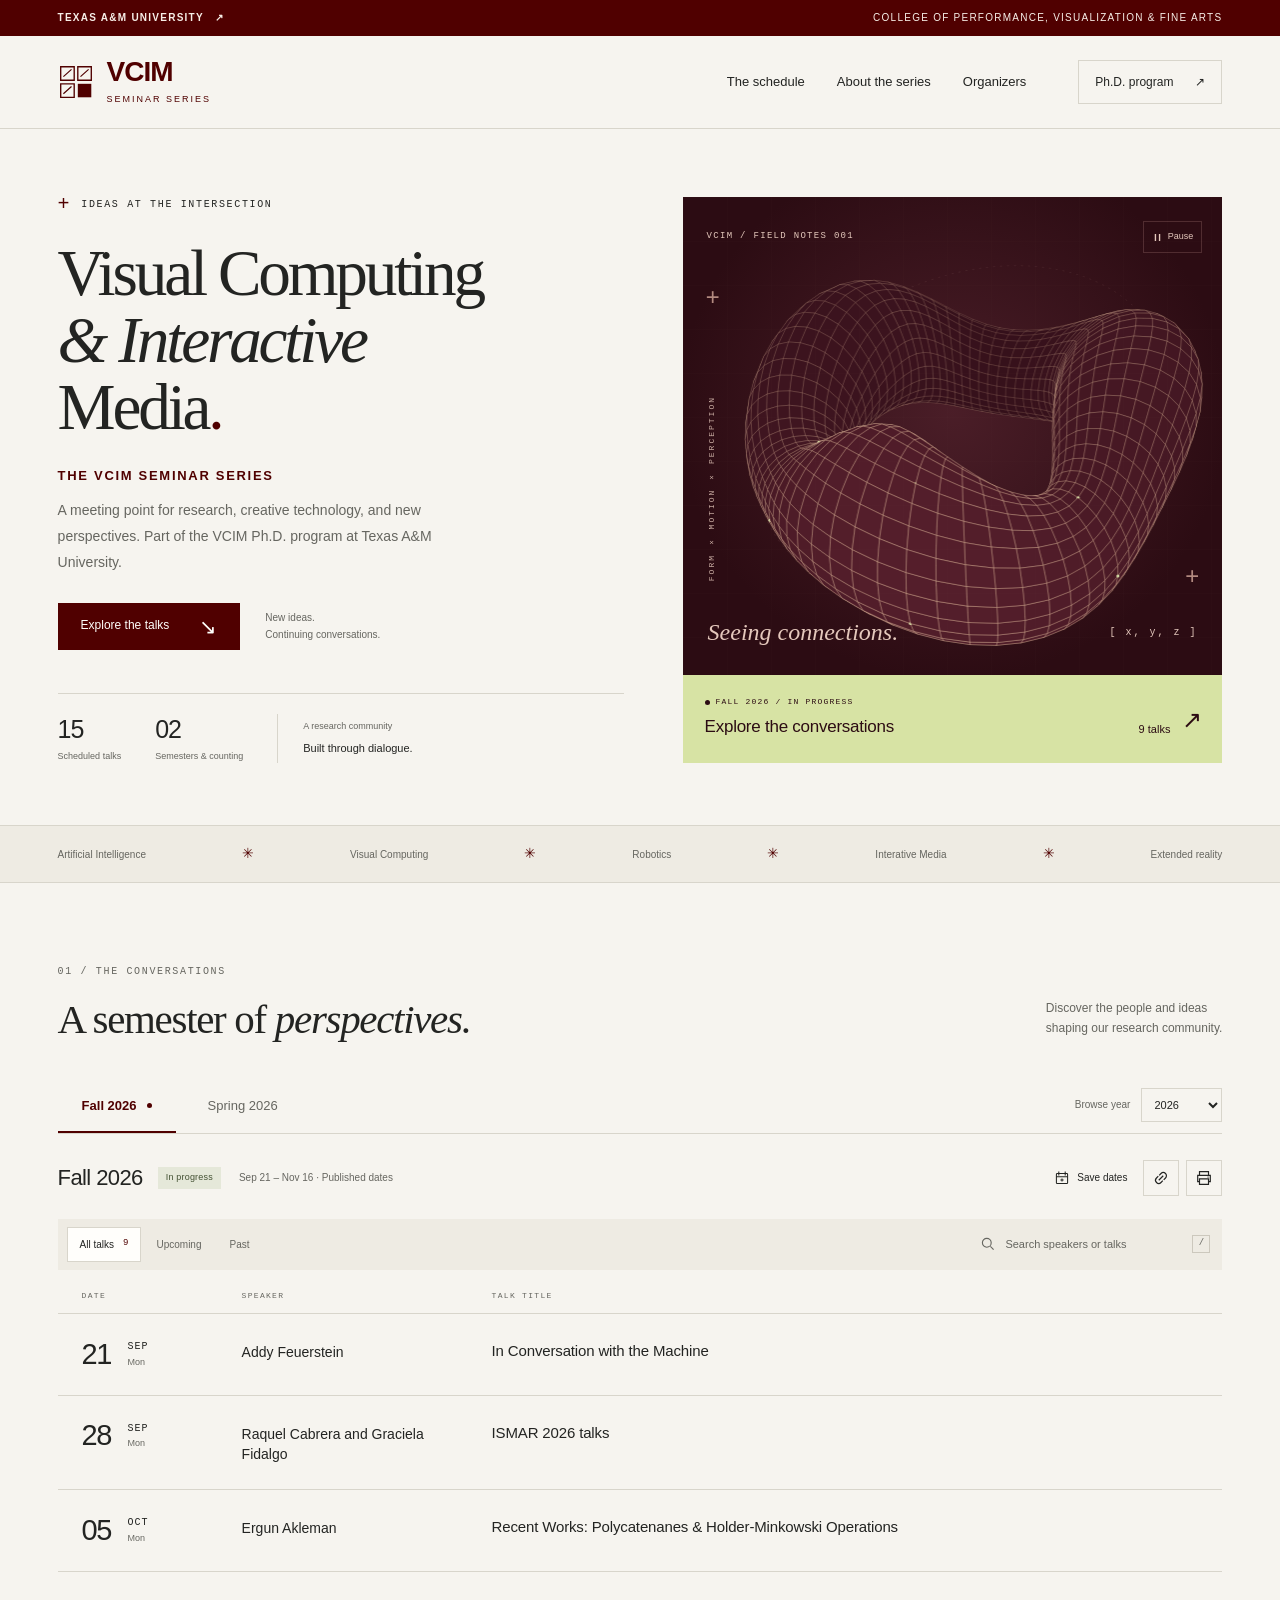
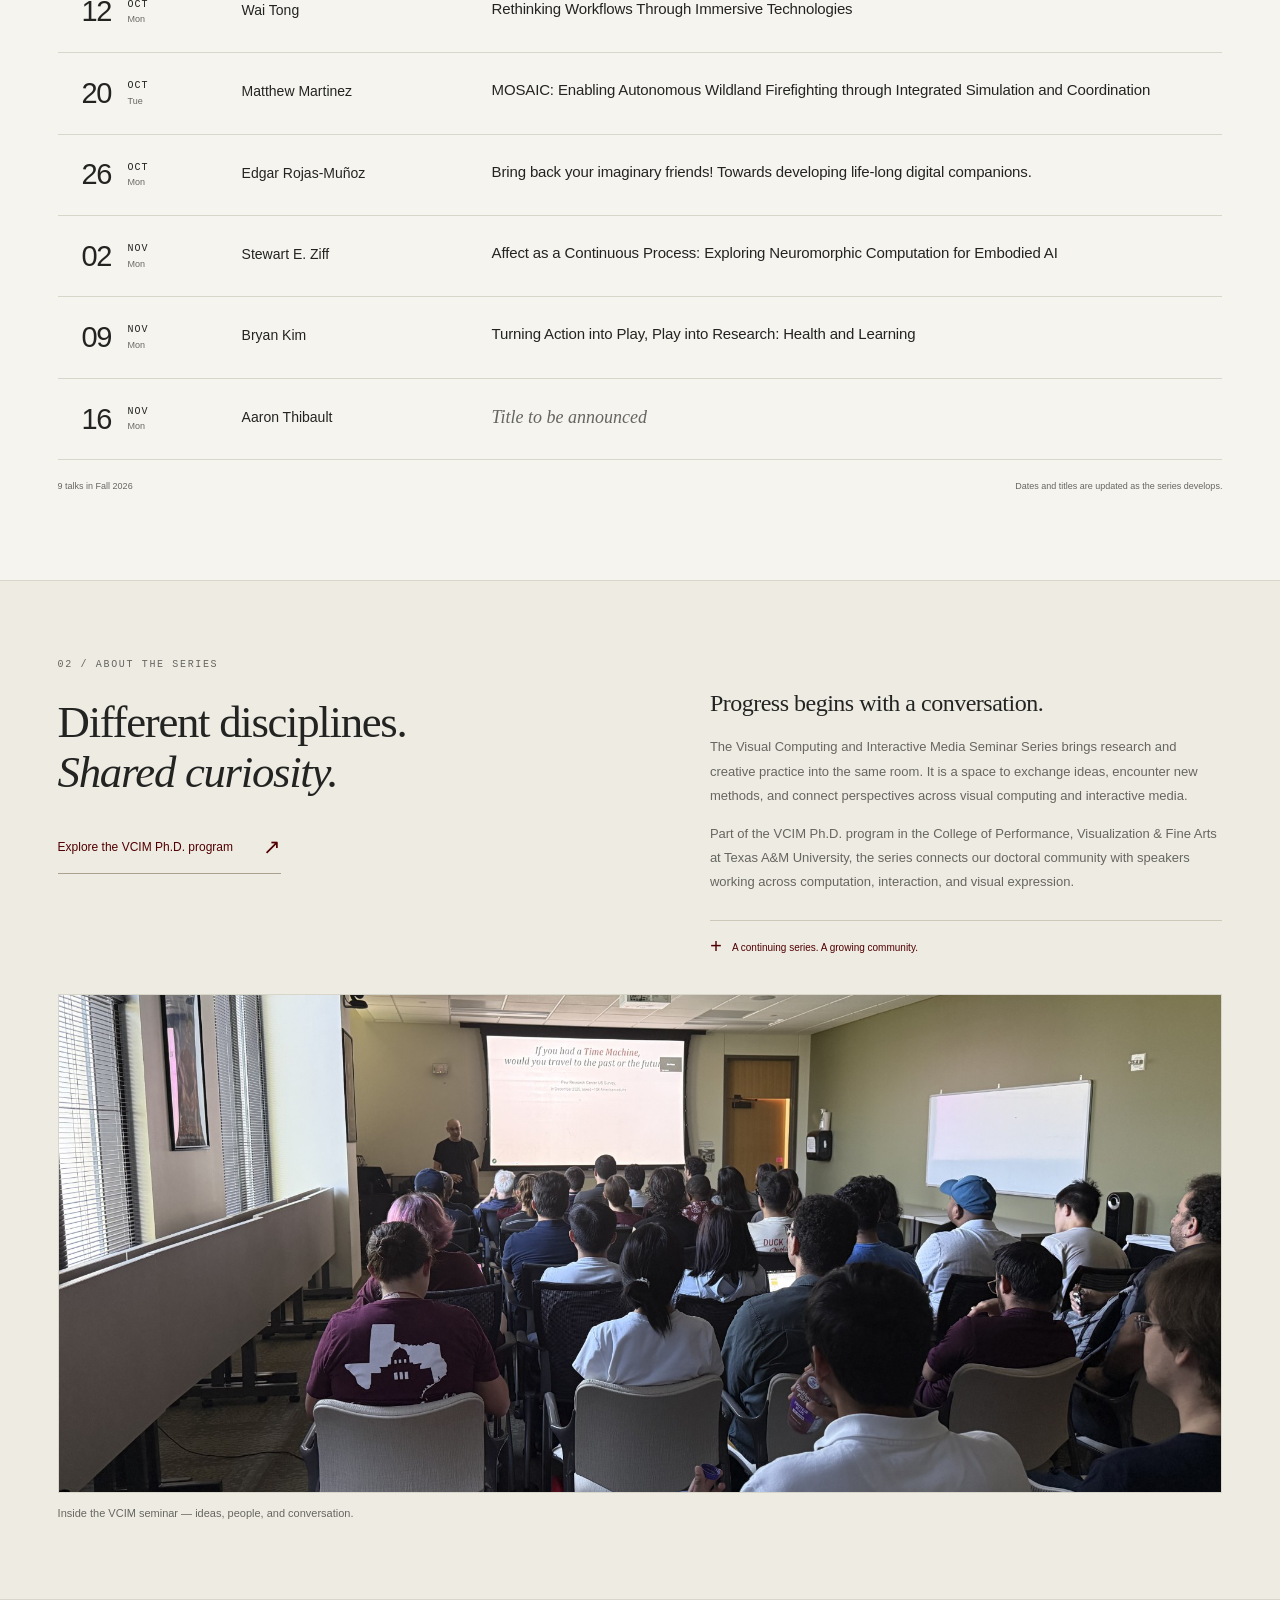
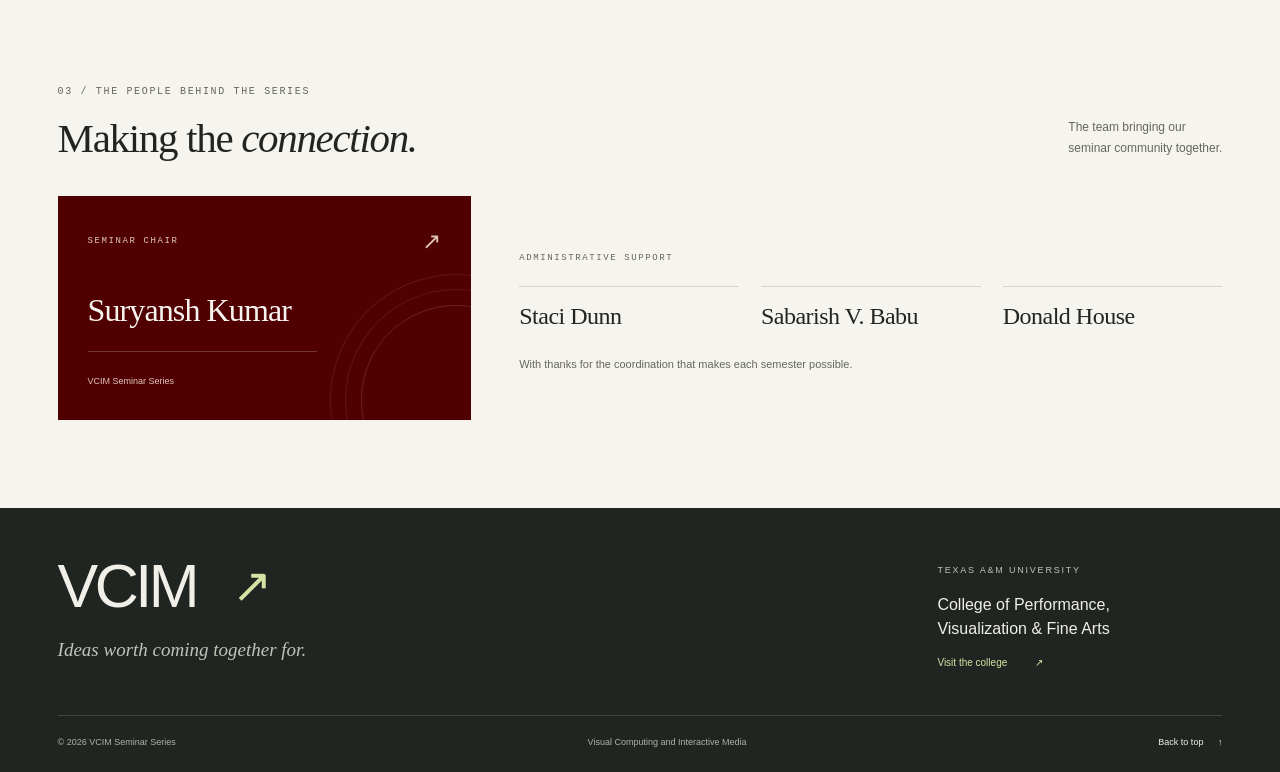
<file: index.html>
<!doctype html>
<html lang="en">
<head>
  <meta charset="utf-8">
  <meta name="viewport" content="width=device-width, initial-scale=1">
  <meta name="theme-color" content="#500000">
  <meta name="description" content="The Visual Computing and Interactive Media Seminar Series at Texas A&M University. Explore speakers and talk schedules, semester by semester.">
  <title>VCIM Seminar Series · Texas A&M University</title>
  <link rel="icon" href="assets/icons/favicon.svg" type="image/svg+xml">
  <link rel="stylesheet" href="styles/tokens.css">
  <link rel="stylesheet" href="styles/main.css">
  <script defer src="data/seminars.js"></script>
  <script defer src="scripts/core.js"></script>
  <script defer src="scripts/app.js"></script>
  <script defer src="scripts/visual.js"></script>
</head>
<body>
  <a class="skip-link" href="#schedule">Skip to seminar schedule</a>
  <div class="institution-bar">
    <div class="container institution-inner">
      <a href="https://www.tamu.edu/" target="_blank" rel="noopener noreferrer">Texas A&amp;M University <span aria-hidden="true">↗</span></a>
      <a data-college-link href="https://pvfa.tamu.edu/" target="_blank" rel="noopener noreferrer"><span class="college-long">College of Performance, Visualization &amp; Fine Arts</span><span class="college-short">PVFA</span></a>
    </div>
  </div>
  <header class="site-header">
    <div class="container header-inner">
      <a href="#top" class="wordmark" aria-label="VCIM Seminar Series home">
        <svg class="brand-symbol" viewBox="0 0 40 40" fill="none" aria-hidden="true"><path d="M3 3h15v15H3zM22 3h15v15H22zM3 22h15v15H3z" stroke="currentColor" stroke-width="1.5"/><path d="M22 22h15v15H22z" fill="currentColor"/><path d="m6 14 9-8M25 14l9-8M6 33l9-8" stroke="currentColor" stroke-width="1.3"/></svg>
        <span class="wordmark-name">VCIM<span class="wordmark-subtitle">Seminar series</span></span>
      </a>
      <nav class="desktop-nav" aria-label="Main navigation">
        <a href="#schedule">The schedule</a>
        <a href="#about">About the series</a>
        <a href="#organizers">Organizers</a>
      </nav>
      <a class="program-link" data-program-link href="https://pvfa.tamu.edu/academics/visualization-program/ph-d-in-visual-computing-and-interactive-media/" target="_blank" rel="noopener noreferrer">Ph.D. program <span aria-hidden="true">↗</span></a>
      <button class="menu-toggle icon-button" id="menu-toggle" type="button" aria-expanded="false" aria-controls="mobile-nav" aria-label="Open navigation"><svg viewBox="0 0 24 24" fill="none" stroke="currentColor" stroke-width="1.5" aria-hidden="true"><path d="M4 7h16M4 12h16M4 17h16"/></svg></button>
    </div>
    <nav class="mobile-nav container" id="mobile-nav" aria-label="Mobile navigation" hidden>
      <a href="#schedule">The schedule</a><a href="#about">About the series</a><a href="#organizers">Organizers</a>
      <a data-program-link href="https://pvfa.tamu.edu/academics/visualization-program/ph-d-in-visual-computing-and-interactive-media/" target="_blank" rel="noopener noreferrer">Explore the Ph.D. program ↗</a>
    </nav>
  </header>
  <main id="top">
    <section class="hero container" aria-labelledby="hero-title">
      <div class="hero-copy">
        <div class="eyebrow"><span class="tiny-cross" aria-hidden="true">+</span> Ideas at the intersection</div>
        <h1 id="hero-title">Visual Computing<br><span class="hero-amp">&amp; Interactive</span><br>Media<span class="title-period">.</span></h1>
        <p class="hero-subheading">The VCIM Seminar Series</p>
        <p class="hero-description">A meeting point for research, creative technology, and new perspectives. Part of the VCIM Ph.D. program at Texas A&amp;M University.</p>
        <div class="hero-actions"><a href="#schedule" class="button button-primary">Explore the talks <span aria-hidden="true">↘</span></a><span class="hero-note">New ideas.<br>Continuing conversations.</span></div>
        <div class="hero-meta"><div><span class="meta-number" id="total-talks">12</span><span class="meta-label">Scheduled talks</span></div><div><span class="meta-number" id="total-semesters">02</span><span class="meta-label">Semesters &amp; counting</span></div><div class="hero-meta-last"><span class="meta-label meta-label-top">A research community</span><span class="meta-small">Built through dialogue.</span></div></div>
      </div>
      <div class="hero-visual-wrap">
        <div class="hero-art" id="hero-art">
          <img class="field-fallback" src="assets/visuals/field-fallback.svg" alt="" aria-hidden="true">
          <canvas id="field-canvas" aria-hidden="true"></canvas>
          <div class="art-topline"><span>VCIM / FIELD NOTES 001</span><button type="button" id="motion-toggle" aria-label="Pause geometric animation" aria-pressed="false" title="Pause motion"><svg viewBox="0 0 16 16" aria-hidden="true"><path d="M5 3v10M11 3v10" fill="none" stroke="currentColor" stroke-width="2"/></svg><span id="motion-label">Pause</span></button></div>
          <span class="art-cross art-cross-a" aria-hidden="true">+</span><span class="art-cross art-cross-b" aria-hidden="true">+</span>
          <span class="art-side-label" aria-hidden="true">FORM × MOTION × PERCEPTION</span>
          <div class="art-bottomline"><span class="art-kicker">Seeing connections.</span><span class="art-index" aria-hidden="true">[ x, y, z ]</span></div>
        </div>
        <a class="next-strip" id="next-strip" href="#schedule"><span class="next-label"><span class="status-dot" aria-hidden="true"></span><span id="next-label">From the series</span></span><span class="next-speaker" id="next-speaker">Explore the semester schedule</span><span class="next-date" id="next-date"></span><span class="next-arrow" aria-hidden="true">↗</span></a>
      </div>
    </section>
    <div class="discipline-band" aria-label="Fields in conversation"><div class="container discipline-inner"><span>Artificial Intelligence</span><span aria-hidden="true">✳</span><span>Visual Computing</span><span aria-hidden="true">✳</span><span>Robotics</span><span aria-hidden="true">✳</span><span>Interative Media</span><span aria-hidden="true">✳</span><span>Extended reality</span></div></div>

    <section class="schedule-section container" id="schedule" aria-labelledby="schedule-heading">
      <div class="section-heading"><div><div class="eyebrow section-eyebrow">01 / The conversations</div><h2 id="schedule-heading">A semester of <em>perspectives.</em></h2></div><p class="section-intro">Discover the people and ideas<br>shaping our research community.</p></div>
      <noscript><p class="notice">Enable JavaScript to switch semesters and view the schedule. The site works locally and does not require an account.</p></noscript>
      <div id="schedule-error" class="notice error" role="alert" hidden></div>
      <div id="schedule-app">
        <div class="semester-bar"><div id="semester-tabs" class="semester-tabs" role="tablist" aria-label="Seminar semester"></div><label class="year-picker" for="year-select">Browse year <select id="year-select" aria-label="Browse seminar year"></select></label></div>
        <div id="semester-panel" role="tabpanel" tabindex="0">
          <div class="semester-summary"><div class="semester-summary-left"><h3 id="semester-title">Fall 2026</h3><span class="semester-status" id="semester-status">In progress</span><span class="semester-date-range" id="semester-range"></span></div><div class="schedule-actions"><button type="button" id="calendar-button" class="text-button" title="Download date-only calendar entries. Talk times are not included."><svg viewBox="0 0 20 20" fill="none" stroke="currentColor" stroke-width="1.3" aria-hidden="true"><rect x="3" y="4.5" width="14" height="12.5" rx="1"/><path d="M6 2v5M14 2v5M3 8.5h14M10 10.5v4M8 12.5h4"/></svg>Save dates</button><button type="button" id="share-button" class="icon-button" aria-label="Copy link to this semester" title="Copy semester link"><svg viewBox="0 0 20 20" fill="none" stroke="currentColor" stroke-width="1.3" aria-hidden="true"><path d="m8 7 2-2a3.5 3.5 0 0 1 5 5l-2 2M12 13l-2 2a3.5 3.5 0 0 1-5-5l2-2M7.5 12.5l5-5"/></svg></button><button type="button" id="print-button" class="icon-button" aria-label="Print the visible seminar schedule" title="Print schedule"><svg viewBox="0 0 20 20" fill="none" stroke="currentColor" stroke-width="1.3" aria-hidden="true"><path d="M5 7V3h10v4M5 14H3V7h14v7h-2M5 11h10v6H5zM14 9h1"/></svg></button></div></div>
          <div class="filter-bar"><div class="filter-group" role="group" aria-label="Filter talks by date"><button type="button" class="filter-button active" data-filter="all" aria-pressed="true">All talks <span id="filter-total">6</span></button><button type="button" class="filter-button" data-filter="upcoming" aria-pressed="false">Upcoming</button><button type="button" class="filter-button" data-filter="past" aria-pressed="false">Past</button></div><div class="search-box"><svg viewBox="0 0 20 20" fill="none" stroke="currentColor" stroke-width="1.4" aria-hidden="true"><circle cx="8.5" cy="8.5" r="5.5"/><path d="m13 13 4 4"/></svg><input type="search" id="talk-search" placeholder="Search speakers or talks" aria-label="Search speakers or talk titles in this semester" autocomplete="off"><kbd aria-hidden="true">/</kbd></div></div>
          <div class="talk-list" id="talk-list"></div>
          <div class="empty-state" id="empty-state" hidden><span class="empty-symbol" aria-hidden="true">↗</span><h4 id="empty-title">No talks found</h4><p id="empty-description">Try a different speaker or title, or reset the filters.</p><button type="button" id="reset-filters" class="button button-outline">Reset filters</button></div>
          <div class="schedule-footnote"><p id="result-count" role="status" aria-live="polite" aria-atomic="true"></p><p>Dates and titles are updated as the series develops.</p></div>
        </div>
      </div>
    </section>

    <section id="about" class="about-section" aria-labelledby="about-heading"><div class="container about-grid"><div><div class="eyebrow">02 / About the series</div><h2 id="about-heading">Different disciplines.<br><em>Shared curiosity.</em></h2><a class="inline-link" data-program-link href="https://pvfa.tamu.edu/academics/visualization-program/ph-d-in-visual-computing-and-interactive-media/" target="_blank" rel="noopener noreferrer">Explore the VCIM Ph.D. program <span aria-hidden="true">↗</span></a></div><div class="about-copy"><p class="about-lead">Progress begins with a conversation.</p><p>The Visual Computing and Interactive Media Seminar Series brings research and creative practice into the same room. It is a space to exchange ideas, encounter new methods, and connect perspectives across visual computing and interactive media.</p><p>Part of the VCIM Ph.D. program in the College of Performance, Visualization &amp; Fine Arts at Texas A&amp;M University, the series connects our doctoral community with speakers working across computation, interaction, and visual expression.</p><div class="about-signature"><span class="tiny-cross" aria-hidden="true">+</span><span>A continuing series. A growing community.</span></div></div></div>
      <!-- Seminar photograph: replace the image at this path to update it. -->
      <figure class="seminar-photo container">
        <img
          src="assets/visuals/vcim-seminar-session.jpeg"
          alt="Attendees listening to a speaker presenting at the front of a classroom during a VCIM seminar."
          width="1920"
          height="1440"
          loading="lazy"
          decoding="async">
        <figcaption>Inside the VCIM seminar — ideas, people, and conversation.</figcaption>
      </figure>
    </section>

    <section class="organizers-section container" id="organizers" aria-labelledby="organizers-heading"><div class="section-heading"><div><div class="eyebrow section-eyebrow">03 / The people behind the series</div><h2 id="organizers-heading">Making the <em>connection.</em></h2></div><p class="section-intro">The team bringing our<br>seminar community together.</p></div><div class="organizer-grid"><article class="organizer chair-card"><div class="organizer-top"><span class="organizer-role">Seminar chair</span><span aria-hidden="true">↗</span></div><h3 id="chair-name">Suryansh Kumar</h3><div class="organizer-card-line" aria-hidden="true"></div><span class="organizer-footer">VCIM Seminar Series</span></article><div class="support-team"><span class="support-heading">Administrative support</span><div id="support-names" class="support-names"><div>Staci Dunn</div><div>Sabarish V. Babu</div><div>Donald House</div></div><p>With thanks for the coordination that makes each semester possible.</p></div></div></section>
  </main>
  <footer class="site-footer"><div class="container"><div class="footer-main"><div><a href="#top" class="footer-wordmark">VCIM<span aria-hidden="true">↗</span></a><p>Ideas worth coming together for.</p></div><div class="footer-college"><span>Texas A&amp;M University</span><p>College of Performance,<br>Visualization &amp; Fine Arts</p><a data-college-link href="https://pvfa.tamu.edu/" target="_blank" rel="noopener noreferrer">Visit the college <span aria-hidden="true">↗</span></a></div></div><div class="footer-bottom"><span>© <span id="copyright-year">2026</span> VCIM Seminar Series</span><span>Visual Computing and Interactive Media</span><a href="#top">Back to top <span aria-hidden="true">↑</span></a></div></div></footer>
  <div id="toast" class="toast" role="status" aria-live="polite" aria-atomic="true"></div>
</body>
</html>
</file>
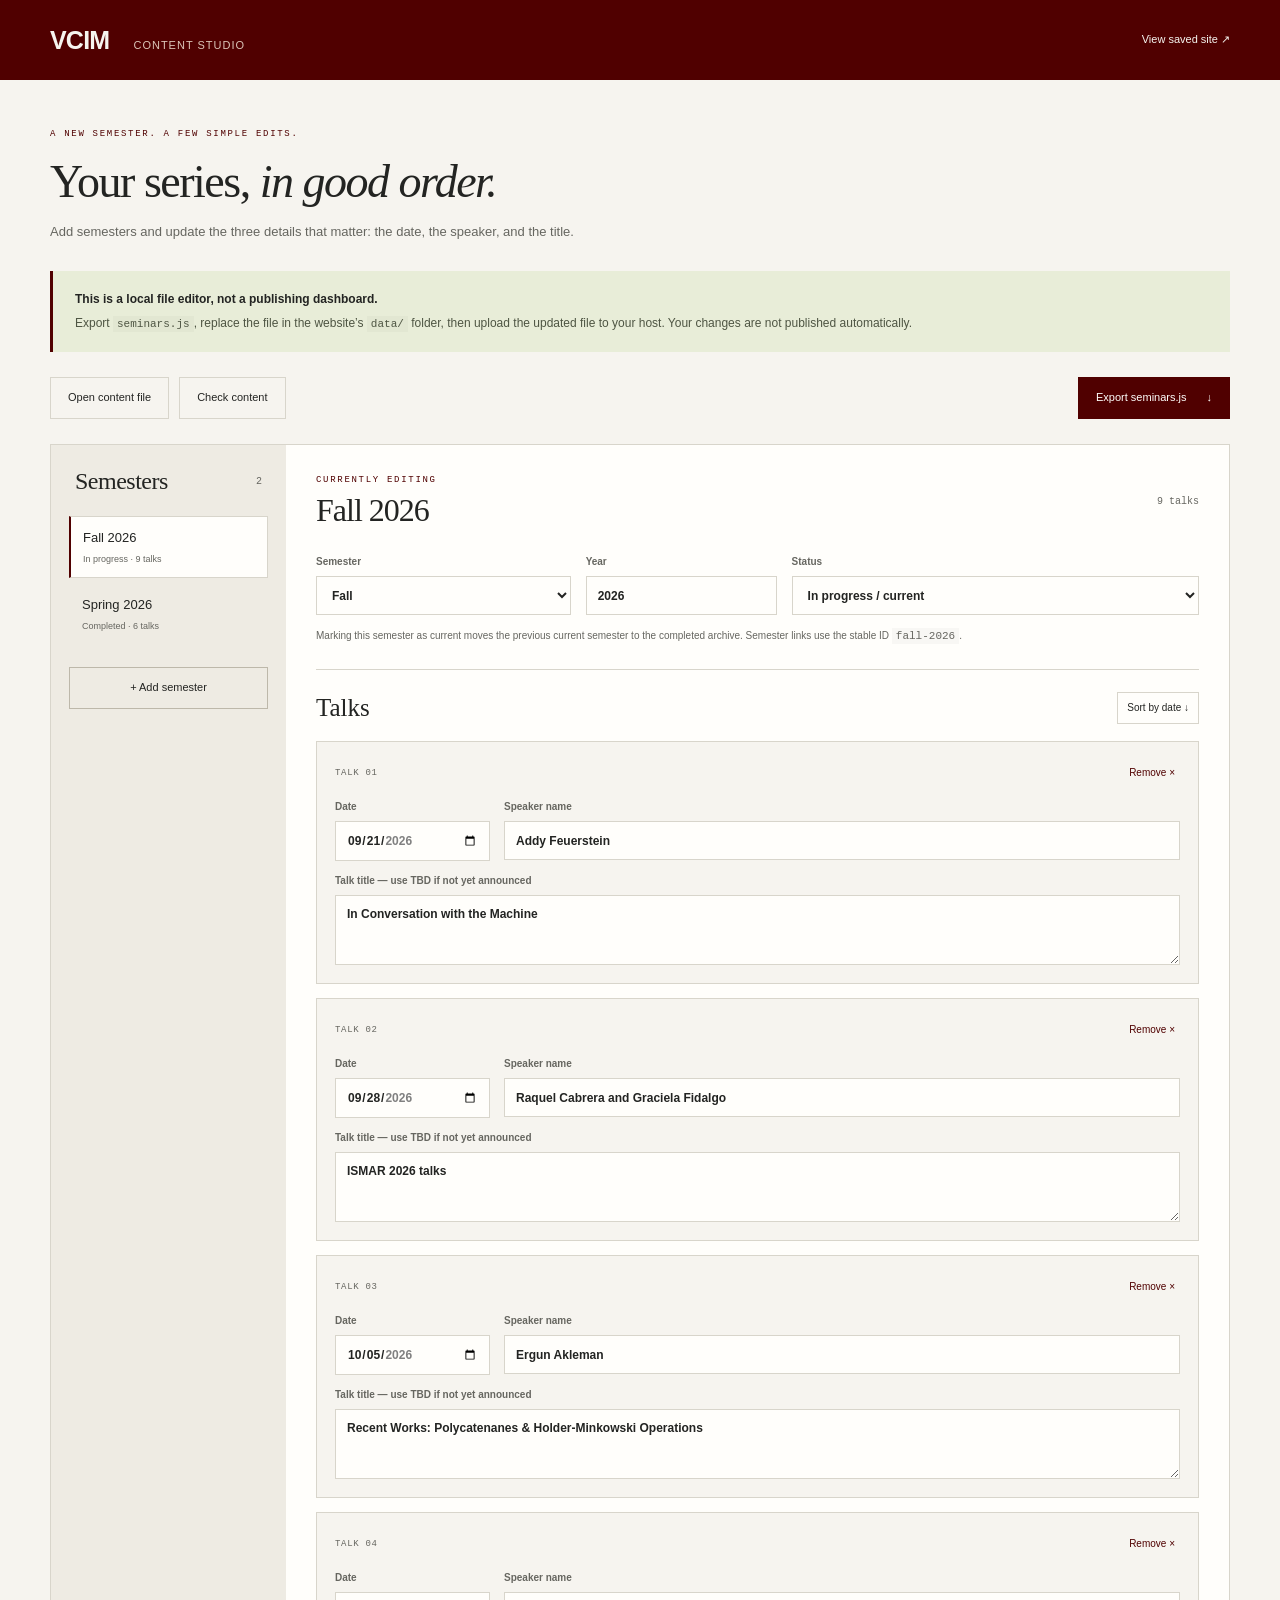
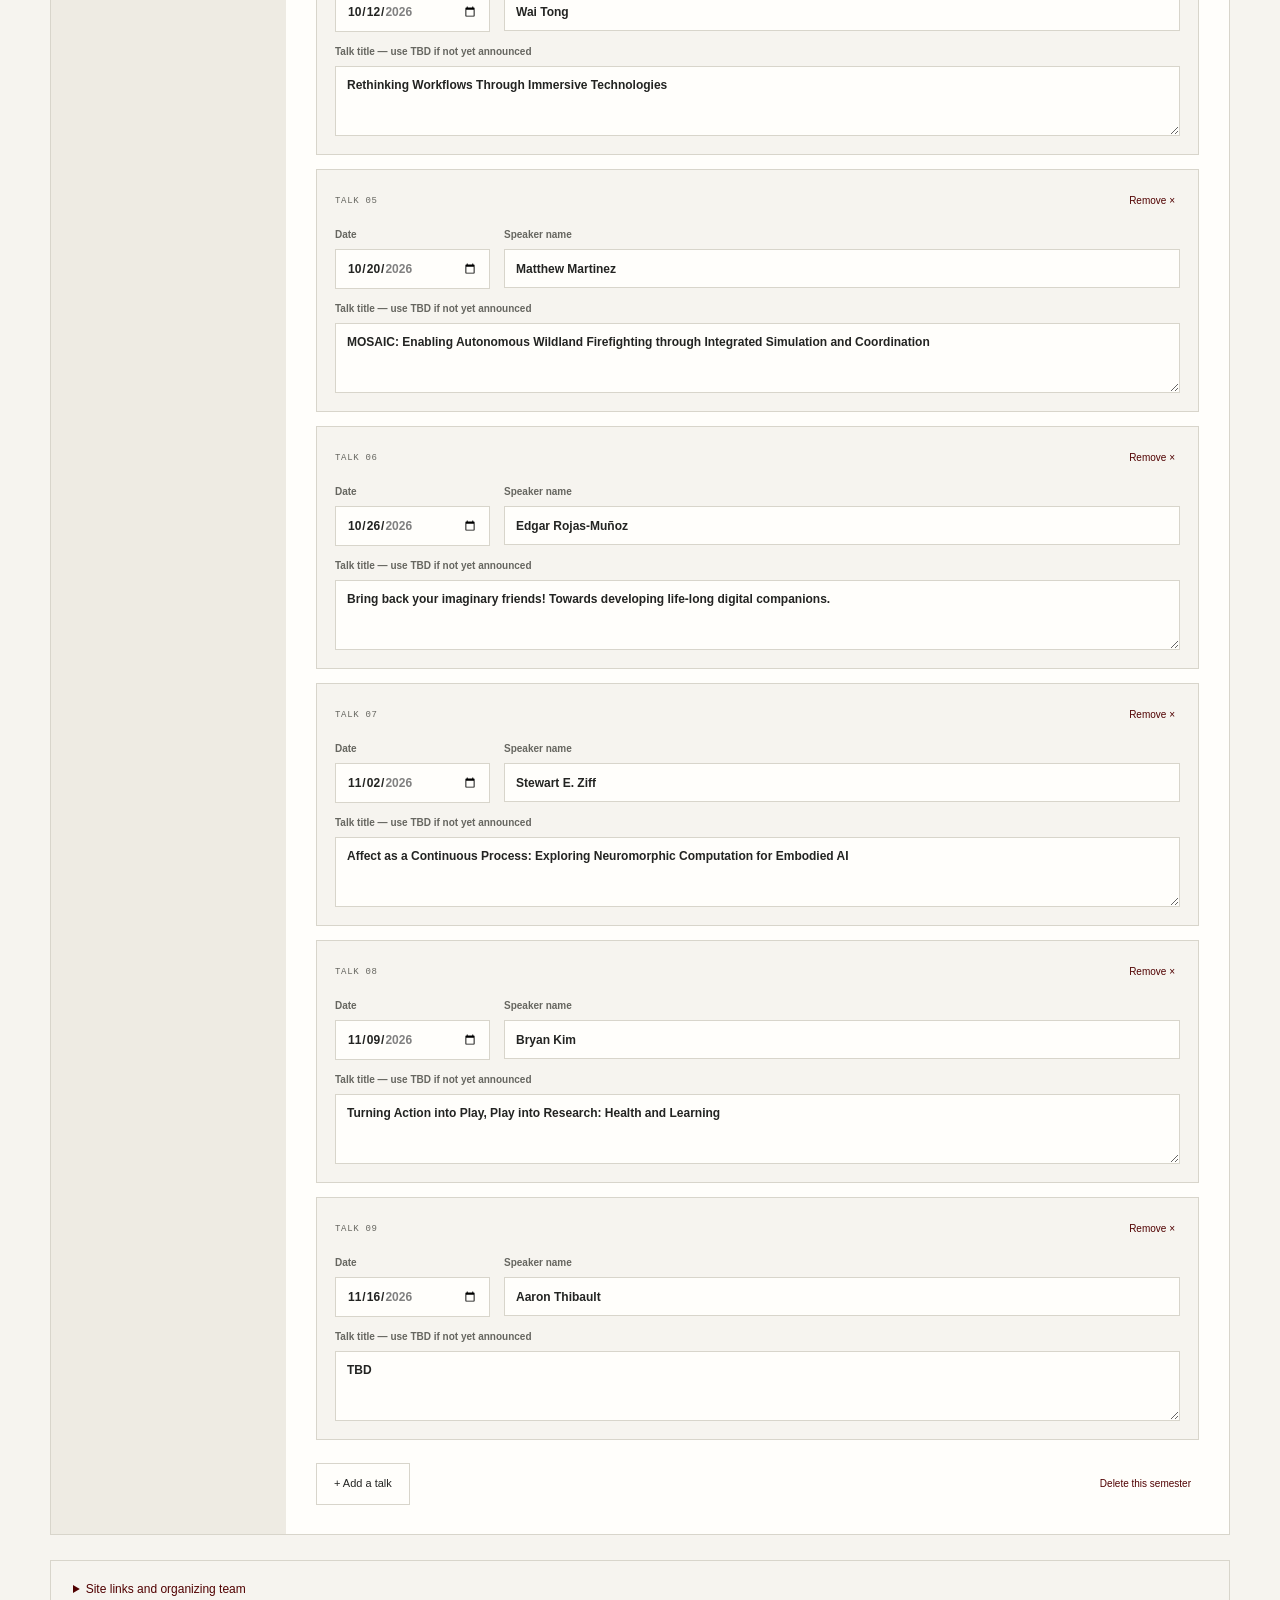
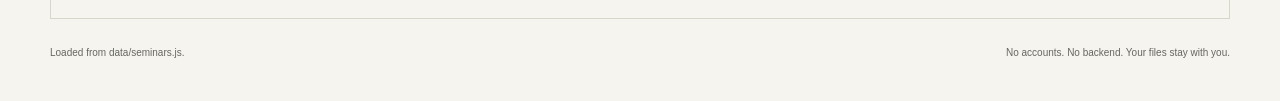
<file: tools/schedule-editor.html>
<!doctype html>
<html lang="en">
<head>
  <meta charset="utf-8">
  <meta name="viewport" content="width=device-width, initial-scale=1">
  <meta name="robots" content="noindex,nofollow">
  <meta name="theme-color" content="#500000">
  <title>Schedule editor · VCIM Seminar Series</title>
  <link rel="icon" href="../assets/icons/favicon.svg" type="image/svg+xml">
  <link rel="stylesheet" href="../styles/tokens.css">
  <link rel="stylesheet" href="../styles/editor.css">
  <script defer src="../data/seminars.js"></script>
  <script defer src="../scripts/core.js"></script>
  <script defer src="../scripts/editor.js"></script>
</head>
<body>
  <header class="editor-header"><div class="editor-container"><a href="../index.html" class="editor-brand">VCIM <span>Content studio</span></a><a href="../index.html" target="_blank" rel="noopener">View saved site ↗</a></div></header>
  <main class="editor-container">
    <section class="editor-intro"><p class="kicker">A new semester. A few simple edits.</p><h1>Your series, <em>in good order.</em></h1><p>Add semesters and update the three details that matter: the date, the speaker, and the title.</p></section>
    <div class="local-note"><strong>This is a local file editor, not a publishing dashboard.</strong><p>Export <code>seminars.js</code>, replace the file in the website’s <code>data/</code> folder, then upload the updated file to your host. Your changes are not published automatically.</p></div>
    <div id="draft-notice" class="draft-notice" hidden><p>A previous editing draft is saved in this browser.</p><div><button type="button" id="restore-draft" class="small-button">Restore draft</button><button type="button" id="discard-draft" class="small-button">Discard draft</button></div></div>
    <div class="editor-toolbar"><div><label for="import-file" class="button secondary file-button">Open content file<input id="import-file" type="file" accept=".js,.json,application/json,text/javascript"></label><button type="button" id="check-content" class="button secondary">Check content</button></div><button type="button" id="export-file" class="button primary">Export seminars.js <span aria-hidden="true">↓</span></button></div>
    <div id="editor-feedback" class="editor-feedback" role="status" aria-live="polite" hidden></div>
    <div id="validation-errors" class="validation-errors" role="alert" hidden></div>
    <div class="editor-workspace" id="editor-workspace">
      <aside class="semester-sidebar" aria-label="Semesters"><div class="sidebar-heading"><h2>Semesters</h2><span id="semester-number"></span></div><div id="editor-semesters" class="editor-semesters"></div><button type="button" id="show-new-semester" class="button secondary add-semester">+ Add semester</button></aside>
      <section class="semester-editor" aria-labelledby="editing-heading">
        <div class="editing-header"><div><p class="kicker">Currently editing</p><h2 id="editing-heading"></h2></div><span id="editing-count"></span></div>
        <div class="metadata-grid"><label for="edit-season">Semester<select id="edit-season"><option>Winter</option><option>Spring</option><option>Summer</option><option>Fall</option></select></label><label for="edit-year">Year<input id="edit-year" type="number" min="2000" max="2199" step="1"></label><label for="edit-status">Status<select id="edit-status"><option value="upcoming">Coming soon</option><option value="current">In progress / current</option><option value="completed">Completed / archive</option></select></label></div>
        <p class="field-note">Marking this semester as current moves the previous current semester to the completed archive. Semester links use the stable ID <code id="editing-id"></code>.</p>
        <div class="talks-heading"><h3>Talks</h3><button id="sort-talks" type="button" class="small-button">Sort by date ↓</button></div>
        <p id="no-talks" class="no-talks" hidden>No talks yet. The public site will show “Schedule to be announced” until you add one.</p>
        <div id="editor-talks"></div>
        <div class="editor-bottom-actions"><button type="button" id="add-talk" class="button secondary">+ Add a talk</button><button type="button" id="delete-semester" class="danger-link">Delete this semester</button></div>
      </section>
    </div>
    <details class="site-settings"><summary>Site links and organizing team</summary><div class="settings-grid"><label for="site-chair">Seminar chair<input id="site-chair" type="text"></label><label for="site-support">Administrative support <span>(one name per line)</span><textarea id="site-support" rows="3"></textarea></label><label for="site-program-url">Ph.D. program link<input id="site-program-url" type="url"></label><label for="site-college-url">College link<input id="site-college-url" type="url"></label><label for="site-timezone">Timezone for “upcoming” dates<input id="site-timezone" type="text" placeholder="America/Chicago"></label></div></details>
    <footer class="editor-footer"><span id="draft-status" role="status" aria-live="polite">Loaded from data/seminars.js.</span><span>No accounts. No backend. Your files stay with you.</span></footer>
  </main>
  <dialog id="new-semester-dialog" aria-labelledby="new-semester-heading"><form id="new-semester-form"><p class="kicker">Keep the conversation going</p><h2 id="new-semester-heading">Add a semester</h2><p>Its tab and year selector will appear automatically on the website after you export and replace the data file.</p><label for="new-season">Semester<select id="new-season" required><option>Spring</option><option>Summer</option><option>Fall</option><option>Winter</option></select></label><label for="new-year">Year<input id="new-year" type="number" min="2000" max="2199" step="1" required></label><label for="new-status">Status<select id="new-status"><option value="upcoming">Coming soon</option><option value="current">In progress / current</option><option value="completed">Completed / archive</option></select></label><p id="new-semester-error" class="dialog-error" role="alert" hidden></p><div class="dialog-actions"><button type="button" id="cancel-new-semester" class="button secondary">Cancel</button><button type="submit" class="button primary">Create semester</button></div></form></dialog>
</body>
</html>
</file>
<file: styles/tokens.css>
/* EDIT THE VISUAL IDENTITY HERE. No external font files or libraries are required. */
:root {
  --maroon: #500000;
  --maroon-light: #711d28;
  --maroon-dark: #2c0c13;
  --paper: #f6f4ef;
  --paper-dark: #eeebe3;
  --white: #fffefb;
  --ink: #232422;
  --muted: #666660;
  --line: #d8d5cb;
  --accent: #d7e3a4;
  --font-body: -apple-system, BlinkMacSystemFont, "Segoe UI", Arial, sans-serif;
  --font-display: "Iowan Old Style", "Palatino Linotype", "Book Antiqua", Palatino, Georgia, serif;
  --font-mono: "SFMono-Regular", Consolas, "Liberation Mono", monospace;
  --max-width: 1320px;
  --gutter: clamp(22px, 4.5vw, 76px);
  --header-height: 92px;
  --duration: 180ms;
}
</file>
<file: styles/main.css>
/* VCIM public website. Layout, components, responsive rules, then print styles. */
*,*::before,*::after{box-sizing:border-box}html{scroll-behavior:smooth;scroll-padding-top:120px}body{margin:0;background:var(--paper);color:var(--ink);font-family:var(--font-body);font-size:16px;line-height:1.55;-webkit-font-smoothing:antialiased}button,input,select,textarea{font:inherit}button,a,input,select{ -webkit-tap-highlight-color:transparent}button{cursor:pointer}a{color:inherit;text-decoration:none}button{color:inherit}button:disabled{opacity:.45;cursor:not-allowed}img,svg{display:block}button svg{pointer-events:none}h1,h2,h3,h4,p{margin:0}h1,h2,h3,h4{font-weight:400}button{border-radius:0}input[type=search]::-webkit-search-cancel-button{cursor:pointer}::selection{background:var(--accent);color:var(--maroon)}:focus-visible{outline:3px solid var(--maroon-light);outline-offset:5px}[hidden]{display:none!important}.container{width:min(calc(100% - var(--gutter)*2),var(--max-width));margin-inline:auto}.skip-link{position:fixed;top:-100px;left:20px;background:var(--accent);color:var(--maroon);padding:14px 22px;z-index:1000}.skip-link:focus{top:12px}.institution-bar{background:var(--maroon);color:#f7eee7;font-size:10px;text-transform:uppercase;letter-spacing:1.25px}.institution-inner{display:flex;align-items:center;justify-content:space-between;min-height:36px;gap:24px}.institution-inner a:hover{text-decoration:underline}.institution-inner a:first-child{font-weight:600}.institution-inner a:first-child span{margin-left:7px}.college-short{display:none}.site-header{position:sticky;top:0;z-index:20;background:rgba(246,244,239,.97);backdrop-filter:blur(12px);border-bottom:1px solid var(--line)}.header-inner{height:var(--header-height);display:flex;align-items:center;justify-content:space-between;gap:28px}.wordmark{display:flex;align-items:center;gap:13px;color:var(--maroon)}.brand-symbol{width:36px;height:36px}.wordmark-name{font-size:28px;line-height:1;font-weight:700;letter-spacing:-1px}.wordmark-subtitle{display:block;font-size:9px;letter-spacing:2px;text-transform:uppercase;line-height:1.4;margin-top:7px;font-weight:500}.desktop-nav{display:flex;gap:32px;font-size:13px;margin-left:auto;margin-right:24px}.desktop-nav a{position:relative;padding-block:12px}.desktop-nav a::after{content:"";height:1px;position:absolute;left:0;right:100%;bottom:4px;background:var(--maroon);transition:right var(--duration)}.desktop-nav a:hover::after{right:0}.program-link{font-size:12px;border:1px solid var(--line);padding:12px 16px;display:flex;align-items:center;gap:22px}.program-link:hover{background:var(--paper-dark);border-color:var(--maroon)}.menu-toggle{display:none!important}.mobile-nav{padding-bottom:24px}.mobile-nav a{display:block;padding:10px 0;border-top:1px solid var(--line);font-size:15px}.hero{display:grid;grid-template-columns:1.05fr 1fr;gap:5%;padding-block:66px 62px;align-items:center}.eyebrow{font-family:var(--font-mono);font-size:10px;letter-spacing:1.65px;text-transform:uppercase;display:flex;align-items:center;gap:10px;font-weight:400}.tiny-cross{font-family:var(--font-mono);font-size:20px;line-height:1;color:var(--maroon)}.hero-copy .eyebrow{margin-bottom:25px}.hero h1{font-family:var(--font-display);font-size:clamp(50px,5.1vw,78px);line-height:1.025;letter-spacing:-3.2px}.hero-amp{font-style:italic;font-weight:400}.title-period{color:var(--maroon)}.hero-subheading{font-size:13px;font-weight:600;margin-top:25px;letter-spacing:1.7px;text-transform:uppercase;color:var(--maroon)}.hero-description{font-size:14px;color:var(--muted);max-width:430px;line-height:1.85;margin-top:12px}.hero-actions{display:flex;align-items:center;gap:25px;margin-top:27px}.button{display:inline-flex;align-items:center;justify-content:center;gap:30px;min-height:47px;padding:12px 22px;border:1px solid transparent;font-size:12px;font-weight:500;line-height:1.3;transition:background var(--duration),transform var(--duration)}.button span[aria-hidden]{font-size:21px;line-height:1}.button-primary{background:var(--maroon);color:var(--white)}.button-primary:hover{background:var(--maroon-light);transform:translateY(-2px)}.button-outline{border-color:var(--maroon);background:transparent;color:var(--maroon)}.button-outline:hover{background:var(--paper-dark)}.hero-note{font-size:10px;line-height:1.7;color:var(--muted)}.hero-meta{display:flex;margin-top:43px;padding-top:20px;border-top:1px solid var(--line);gap:34px}.hero-meta>div{display:flex;flex-direction:column}.meta-number{font-size:25px;font-weight:400;letter-spacing:-1px;line-height:1.2}.meta-label{font-size:9px;color:var(--muted);margin-top:6px}.hero-meta-last{border-left:1px solid var(--line);padding-left:25px;justify-content:center}.meta-label-top{margin-top:0}.meta-small{font-size:11px;margin-top:6px}.hero-visual-wrap{align-self:stretch;display:flex;flex-direction:column;padding-top:2px;min-width:0}.hero-art{background:var(--maroon-dark);position:relative;min-height:460px;flex:1;overflow:hidden;isolation:isolate}.hero-art::before{content:"";position:absolute;inset:0;background:radial-gradient(ellipse at 50% 45%,#71344270,transparent 72%);z-index:-1}.hero-art::after{content:"";position:absolute;inset:0;pointer-events:none;opacity:.18;background-image:linear-gradient(#ad8f8518 1px,transparent 1px),linear-gradient(90deg,#ad8f8518 1px,transparent 1px);background-size:44px 44px;z-index:0}.field-fallback{position:absolute;inset:0;width:100%;height:100%;object-fit:contain;transition:opacity .4s}#field-canvas{position:absolute;inset:0;width:100%;height:100%;opacity:0;transition:opacity .4s}.canvas-ready #field-canvas{opacity:1}.canvas-ready .field-fallback{opacity:0}.art-topline{position:absolute;top:24px;left:24px;right:20px;display:flex;align-items:center;justify-content:space-between;color:#e4c8bc;font-family:var(--font-mono);font-size:9px;letter-spacing:1.3px;z-index:2}.art-topline button{background:none;border:1px solid #a176714f;color:#e4c8bc;display:flex;align-items:center;gap:5px;font-family:var(--font-body);font-size:9px;padding:6px 8px;min-height:32px}.art-topline button svg{width:11px;height:11px}.art-topline button:hover{background:#ffffff10}.hero-art :focus-visible{outline-color:var(--accent)}.art-cross{position:absolute;color:#b38a80;font:24px var(--font-mono);font-weight:300;z-index:1}.art-cross-a{left:23px;top:88px}.art-cross-b{right:23px;bottom:84px}.art-side-label{position:absolute;left:23px;bottom:94px;writing-mode:vertical-rl;transform:rotate(180deg);font-family:var(--font-mono);font-size:8px;letter-spacing:2px;color:#cbaea4}.art-bottomline{position:absolute;bottom:24px;left:25px;right:25px;display:flex;align-items:center;justify-content:space-between;color:#e4c8bc;z-index:2}.art-kicker{font-family:var(--font-display);font-size:24px;font-style:italic}.art-index{font-family:var(--font-mono);font-size:10px;letter-spacing:2px}.next-strip{background:var(--accent);display:grid;grid-template-columns:1fr auto 18px;gap:3px 12px;padding:18px 22px;color:var(--maroon-dark);min-height:88px;position:relative}.next-strip:hover .next-arrow{transform:translate(2px,-2px)}.next-label{grid-column:1/3;font-family:var(--font-mono);font-size:8px;text-transform:uppercase;letter-spacing:1.2px;display:flex;align-items:center;gap:6px}.status-dot{display:inline-block;width:5px;height:5px;background:currentColor;border-radius:50%;flex:none}.next-speaker{font-size:17px;letter-spacing:-.25px}.next-date{font-size:11px;align-self:center;white-space:nowrap}.next-arrow{grid-column:3;grid-row:1/3;font-size:24px;align-self:center;transition:transform var(--duration)}.discipline-band{border-top:1px solid var(--line);border-bottom:1px solid var(--line);background:var(--paper-dark)}.discipline-inner{display:flex;justify-content:space-between;align-items:center;padding-block:17px;gap:15px;color:var(--muted);font-size:10px}.discipline-inner span[aria-hidden]{color:var(--maroon);font-size:14px}.schedule-section{padding-block:81px 86px}.section-heading{display:flex;align-items:flex-end;justify-content:space-between;gap:35px;margin-bottom:35px}.section-eyebrow{margin-bottom:17px;color:var(--muted)}h2{font-family:var(--font-display);font-size:clamp(32px,3.2vw,46px);letter-spacing:-1.3px;line-height:1.1}h2 em{font-weight:400}.section-intro{font-size:12px;color:var(--muted);line-height:1.7;padding-bottom:3px}.semester-bar{display:flex;align-items:center;justify-content:space-between;gap:25px;border-bottom:1px solid var(--line)}.semester-tabs{display:flex;gap:8px;overflow-x:auto;scrollbar-width:thin;max-width:75%;padding-top:5px}.semester-tab{border:0;border-bottom:2px solid transparent;background:none;padding:14px 24px 15px;font-size:13px;white-space:nowrap;display:flex;align-items:center;gap:10px;color:var(--muted)}.semester-tab[aria-selected=true]{color:var(--maroon);border-bottom-color:var(--maroon);font-weight:600}.semester-tab:hover{background:var(--paper-dark)}.tab-status-dot{width:5px;height:5px;background:var(--maroon);border-radius:50%}.year-picker{display:flex;gap:11px;align-items:center;font-size:10px;color:var(--muted);white-space:nowrap}.year-picker select{padding:6px 26px 6px 8px;background-color:transparent;color:var(--ink);border:1px solid var(--line);border-radius:0;font-size:11px;min-height:34px}#semester-panel:focus{outline:none}#semester-panel:focus-visible{outline:2px solid var(--maroon);outline-offset:5px}.semester-summary{display:flex;justify-content:space-between;align-items:center;gap:20px;padding-block:25px 22px}.semester-summary-left{display:flex;align-items:center;gap:15px;flex-wrap:wrap}.semester-summary h3{font-size:22px;letter-spacing:-.6px}.semester-status{font-size:9px;background:#e5e8d9;color:#435133;padding:4px 8px;letter-spacing:.2px}.semester-status[data-status=completed]{background:#e8e5de;color:#55574e}.semester-status[data-status=upcoming]{background:#efe4df;color:var(--maroon)}.semester-date-range{font-size:10px;color:var(--muted);margin-left:3px}.schedule-actions{display:flex;gap:7px;align-items:center;flex-shrink:0}.text-button{background:transparent;border:0;font-size:10px;display:inline-flex;gap:7px;align-items:center;min-height:38px;padding:6px 9px}.text-button:hover{background:var(--paper-dark)}.text-button svg{width:16px;height:16px}.icon-button{width:36px;height:36px;display:inline-flex;align-items:center;justify-content:center;border:1px solid var(--line);background:transparent}.icon-button svg{width:18px;height:18px}.icon-button:hover{background:var(--paper-dark);border-color:var(--muted)}.filter-bar{display:flex;justify-content:space-between;gap:20px;align-items:center;background:var(--paper-dark);padding:8px 12px 8px 9px;margin-bottom:5px}.filter-group{display:flex;gap:2px}.filter-button{padding:8px 12px;border:1px solid transparent;background:transparent;font-size:10px;display:flex;align-items:center;gap:9px;min-height:35px;color:var(--muted)}.filter-button.active{background:var(--white);border-color:var(--line);color:var(--ink)}.filter-button:hover{color:var(--maroon)}.filter-button span{font-family:var(--font-mono);font-size:9px;color:var(--maroon)}.search-box{display:flex;align-items:center;gap:9px;min-width:230px;max-width:50%}.search-box>svg{width:16px;height:16px;color:var(--muted);flex:none}.search-box input{background:transparent;border:0;min-width:0;width:100%;color:var(--ink);font-size:11px;padding:7px 0;min-height:34px;outline-offset:3px}.search-box input::placeholder{color:var(--muted);opacity:1}.search-box kbd{font-size:9px;border:1px solid #ccc8bd;min-width:18px;height:18px;display:inline-flex;align-items:center;justify-content:center;color:var(--muted)}.talk-header{display:grid;grid-template-columns:135px 225px 1fr;gap:25px;padding:15px 24px 11px;font-family:var(--font-mono);font-size:8px;color:var(--muted);text-transform:uppercase;letter-spacing:1.3px;border-bottom:1px solid var(--line)}.talk-row{display:grid;grid-template-columns:135px 225px 1fr;align-items:start;gap:25px;padding:25px 24px;border-bottom:1px solid var(--line);position:relative;transition:background var(--duration)}.talk-row:hover{background:#ffffff75}.talk-row.next-talk{background:var(--white);border:1px solid #acb887;margin-top:-1px}.talk-row.next-talk::before{position:absolute;left:-1px;top:-1px;bottom:-1px;width:3px;background:var(--maroon);content:""}.talk-date{display:flex;gap:12px;align-items:center;min-width:0}.date-day{font-size:29px;line-height:1;letter-spacing:-1.4px;font-weight:400;min-width:34px}.date-detail{display:flex;flex-direction:column;gap:1px}.date-month{font-family:var(--font-mono);font-size:10px;text-transform:uppercase;letter-spacing:1px}.date-weekday{font-size:9px;color:var(--muted)}.talk-speaker{font-size:14px;line-height:1.45;font-weight:500;padding-top:3px}.talk-title{font-size:15px;line-height:1.55;font-weight:400;letter-spacing:-.15px;overflow-wrap:anywhere}.talk-title.title-tba{font-family:var(--font-display);font-style:italic;color:var(--muted);font-size:18px;letter-spacing:0}.next-tag{display:inline-flex;font-family:var(--font-mono);font-size:7px;letter-spacing:.7px;text-transform:uppercase;color:var(--maroon);margin-top:7px;align-items:center;gap:5px}.schedule-footnote{display:flex;justify-content:space-between;gap:20px;margin-top:20px;font-size:9px;color:var(--muted)}.notice{padding:18px;background:var(--paper-dark);font-size:14px;margin:20px 0}.notice.error{border-left:3px solid var(--maroon)}.empty-state{padding:55px 20px;text-align:center;border-bottom:1px solid var(--line)}.empty-symbol{font-size:36px;color:var(--maroon);font-family:var(--font-display)}.empty-state h4{font-family:var(--font-display);font-size:29px;line-height:1.2;margin-block:8px 12px}.empty-state p{font-size:13px;color:var(--muted);margin-bottom:20px}.empty-state .button{font-size:11px;min-height:40px}.about-section{background:var(--paper-dark);padding-block:76px;border-block:1px solid var(--line)}.about-grid{display:grid;grid-template-columns:1fr 1fr;gap:12%}.about-grid .eyebrow{margin-bottom:24px;color:var(--muted)}.about-grid h2{font-size:clamp(34px,3.5vw,49px);line-height:1.13}.inline-link{display:inline-flex;align-items:center;justify-content:space-between;gap:30px;color:var(--maroon);font-size:12px;border-bottom:1px solid #aaa28f;padding-bottom:9px;margin-top:33px}.inline-link:hover{border-color:var(--maroon)}.inline-link span{font-size:21px}.about-copy{padding-top:31px}.about-lead{font-family:var(--font-display);font-size:24px;letter-spacing:-.5px;line-height:1.3;margin-bottom:16px}.about-copy>p:not(.about-lead){font-size:13px;line-height:1.85;color:var(--muted);margin-bottom:14px}.about-signature{border-top:1px solid #cdc8ba;margin-top:26px;padding-top:17px;display:flex;align-items:center;gap:10px;font-size:10px;color:var(--maroon)}.organizers-section{padding-block:84px 88px}.organizer-grid{display:grid;grid-template-columns:1fr 1.7fr;gap:48px}.organizer{background:var(--maroon);color:var(--paper);padding:28px 30px;position:relative;overflow:hidden}.organizer::after{content:"";width:190px;height:190px;position:absolute;right:-80px;bottom:-75px;border:1px solid #a9786840;border-radius:50%;box-shadow:0 0 0 15px #500000,0 0 0 16px #a9786830,0 0 0 30px #500000,0 0 0 31px #a9786830}.organizer-top{display:flex;justify-content:space-between;align-items:center}.organizer-top>span[aria-hidden]{font-size:23px;color:#ddc3b4}.organizer-role{font-family:var(--font-mono);font-size:9px;letter-spacing:1.6px;text-transform:uppercase;color:#e2c7be}.organizer h3{font-family:var(--font-display);font-size:32px;letter-spacing:-.9px;line-height:1.2;margin-top:31px;position:relative;z-index:1}.organizer-card-line{height:1px;background:#ffffff35;margin-block:22px 15px;max-width:65%}.organizer-footer{font-size:9px;color:#e2c7be;position:relative;z-index:1}.support-team{padding:9px 0 0;display:flex;flex-direction:column;justify-content:center}.support-heading{font-family:var(--font-mono);font-size:9px;text-transform:uppercase;letter-spacing:1.6px;color:var(--muted);margin-bottom:20px}.support-names{display:grid;grid-template-columns:repeat(3,1fr);gap:22px}.support-names>div{padding-top:14px;border-top:1px solid var(--line);font-family:var(--font-display);font-size:24px;letter-spacing:-.5px;line-height:1.25}.support-team p{font-size:11px;color:var(--muted);margin-top:25px;max-width:370px}.site-footer{background:#212522;color:#f0efe8;padding-block:48px 22px}.footer-main{display:flex;justify-content:space-between;gap:35px}.footer-wordmark{font-size:61px;font-weight:500;letter-spacing:-3.5px;display:inline-flex;align-items:center;gap:36px;line-height:1}.footer-wordmark span{font-size:48px;color:var(--accent);font-weight:300}.footer-main>div>p{font-family:var(--font-display);font-size:19px;color:#c0c4b8;font-style:italic;margin-top:18px}.footer-college{min-width:285px}.footer-college>span{text-transform:uppercase;font-size:9px;letter-spacing:1.8px;color:#c0c4b8}.footer-main .footer-college>p{font-family:var(--font-body);font-size:16px;line-height:1.5;font-style:normal;color:#f0efe8;margin-top:12px}.footer-college a{font-size:10px;color:var(--accent);display:inline-flex;gap:28px;margin-top:14px}.footer-college a:hover{text-decoration:underline}.footer-bottom{border-top:1px solid #ffffff25;padding-top:20px;margin-top:42px;display:flex;justify-content:space-between;gap:20px;color:#aeb4a8;font-size:9px}.footer-bottom a{color:#f0efe8}.footer-bottom a span{padding-left:12px}.toast{position:fixed;bottom:24px;left:50%;transform:translate(-50%,20px);opacity:0;pointer-events:none;z-index:90;padding:14px 21px;background:var(--ink);color:var(--white);font-size:12px;max-width:calc(100% - 36px);width:max-content;box-shadow:0 5px 30px #0002;transition:opacity .2s,transform .2s}.toast.show{opacity:1;transform:translate(-50%,0)}
@media(min-width:1600px){.hero{gap:75px;padding-block:80px 76px}.hero h1{font-size:80px}.hero-art{min-height:540px}}
@media(max-width:1150px){.desktop-nav{gap:20px;margin-right:0}.header-inner{gap:20px}.hero{gap:4%;padding-block:46px}.hero h1{font-size:clamp(45px,5.8vw,66px);letter-spacing:-2.8px}.hero-description{font-size:13px}.hero-meta{gap:22px}.hero-meta-last{padding-left:15px}.hero-art{min-height:440px}.semester-summary-left{gap:12px}.semester-date-range{width:100%;margin:0}.talk-header,.talk-row{grid-template-columns:115px 180px 1fr;gap:20px}.organizer-grid{gap:35px}.support-names{gap:15px}.support-names>div{font-size:22px}}
@media(max-width:900px){:root{--header-height:78px;--gutter:32px}.desktop-nav{display:none}.program-link{margin-left:auto}.menu-toggle{display:inline-flex!important}.hero{grid-template-columns:1fr 1fr;gap:26px}.hero h1{font-size:48px;letter-spacing:-2px}.hero-description{font-size:12px}.hero-meta{gap:20px;margin-top:30px}.hero-meta-last{display:none!important}.hero-art{min-height:440px}.art-topline{left:16px;right:12px;font-size:8px}.art-topline button{font-size:8px}.art-kicker{font-size:21px}.hero-note{display:none}.next-strip{padding:16px;gap:5px 8px}.next-speaker{font-size:15px}.next-date{font-size:9px}.discipline-inner{font-size:9px;gap:10px}.section-intro{font-size:11px}.talk-header,.talk-row{grid-template-columns:95px 160px 1fr;gap:18px;padding-inline:14px}.talk-title{font-size:14px}.talk-speaker{font-size:13px}.semester-range{display:none}.about-grid{gap:8%}.about-grid h2{font-size:35px}.organizer-grid{grid-template-columns:1fr 1.3fr}.support-names{grid-template-columns:1fr;gap:0}.support-names>div{font-family:var(--font-body);font-size:16px;padding:11px 0;line-height:1.2}.support-heading{margin-bottom:12px}.support-team p{margin-top:14px}.chair-card{display:flex;flex-direction:column;justify-content:center}.organizer-top{margin-bottom:auto}.organizer-card-line{margin-top:auto}.organizer h3{margin-block:20px 30px}}
@media(max-width:680px){:root{--header-height:72px;--gutter:22px}html{scroll-padding-top:94px}.institution-inner{min-height:31px;font-size:8px;letter-spacing:1px}.college-long{display:none}.college-short{display:inline}.brand-symbol{width:30px;height:30px}.wordmark{gap:10px}.wordmark-name{font-size:25px}.wordmark-subtitle{font-size:8px;letter-spacing:1.6px}.program-link{display:none}.header-inner{gap:15px}.menu-toggle{margin-left:auto}.hero{grid-template-columns:1fr;gap:29px;padding-block:37px 36px}.hero-copy .eyebrow{font-size:9px;margin-bottom:22px;letter-spacing:1.3px}.hero h1{font-size:clamp(45px,10.8vw,69px);letter-spacing:-2.7px;line-height:1.015}.hero-subheading{font-size:10px;margin-top:22px;letter-spacing:1.4px}.hero-description{font-size:13px;max-width:450px;line-height:1.8;margin-top:11px}.hero-actions{margin-top:22px;gap:22px}.hero-note{display:block;font-size:9px}.button{min-height:44px;padding:11px 17px;font-size:11px;gap:28px}.hero-meta{margin-top:29px;padding-top:18px;gap:33px}.meta-number{font-size:24px}.meta-label{font-size:9px}.hero-meta-last{display:flex!important;padding-left:22px}.meta-small{font-size:10px}.hero-visual-wrap{padding:0}.hero-art{height:340px;min-height:0;flex:none}.art-topline{top:20px;left:20px;right:18px;font-size:8px}.art-topline button{font-size:9px}.art-bottomline{bottom:22px;left:20px;right:20px}.art-kicker{font-size:23px}.art-side-label{left:18px;bottom:78px;font-size:7px}.art-cross-a{top:66px;left:18px}.art-cross-b{bottom:66px;right:18px}.next-strip{padding:15px 20px;min-height:81px}.next-label{font-size:8px}.next-speaker{font-size:16px}.next-date{font-size:10px}.discipline-inner{flex-wrap:wrap;justify-content:center;padding-block:14px;column-gap:13px;row-gap:8px;font-size:9px;line-height:1.5}.discipline-inner span[aria-hidden]{font-size:11px}.discipline-inner span:nth-child(6){display:none}.section-heading{display:block;margin-bottom:26px}.section-eyebrow{font-size:9px;letter-spacing:1.25px;margin-bottom:15px}h2{font-size:35px;line-height:1.08;letter-spacing:-1px}.section-intro{margin-top:16px;font-size:12px}.section-intro br{display:none}.schedule-section{padding-block:49px 47px}.semester-bar{align-items:flex-start;gap:10px}.semester-tabs{gap:0;max-width:76%;padding-top:0}.semester-tab{font-size:12px;padding:13px 14px 14px;gap:7px}.year-picker{font-size:0;gap:0;padding-top:4px}.year-picker select{font-size:10px;padding-left:6px;padding-right:15px;max-width:77px;border:0}.semester-summary{align-items:flex-start;padding-block:20px 17px;gap:10px}.semester-summary-left{gap:9px}.semester-summary h3{font-size:20px}.semester-status{font-size:8px;padding:3px 6px}.semester-date-range{font-size:9px;line-height:1.5}.schedule-actions{gap:3px}.schedule-actions .text-button{font-size:0;gap:0;padding:8px;border:1px solid var(--line);width:32px;height:32px;min-height:32px;justify-content:center}.schedule-actions .icon-button{width:32px;height:32px}.schedule-actions svg{width:15px;height:15px}.filter-bar{flex-direction:column;align-items:stretch;gap:8px;padding:8px}.filter-group{justify-content:flex-start}.filter-button{font-size:10px;padding:7px 12px;min-height:32px}.search-box{border-top:1px solid var(--line);max-width:none;min-width:0;padding:3px 7px 0;gap:9px}.search-box input{font-size:11px;padding:8px 0}.search-box kbd{display:none}.talk-header{display:none}.talk-row{grid-template-columns:65px 1fr;gap:5px 13px;padding:22px 11px 22px 6px;min-height:100px}.talk-date{grid-column:1;grid-row:1/3;display:flex;flex-direction:column;align-items:flex-start;gap:5px;padding:2px 0 0 7px}.date-day{font-size:30px}.date-month{font-size:9px}.date-detail{gap:2px}.date-weekday{font-size:8px}.talk-speaker{grid-column:2;font-size:13px;padding:0;line-height:1.4}.talk-title{grid-column:2;font-size:13px;line-height:1.6;letter-spacing:0}.talk-title.title-tba{font-size:17px}.next-tag{font-size:6px;letter-spacing:.2px;gap:3px;white-space:nowrap;margin-top:3px}.next-tag .status-dot{width:3px;height:3px}.schedule-footnote{font-size:8px;align-items:flex-start;margin-top:16px;gap:15px}.schedule-footnote p:last-child{max-width:170px;text-align:right}.about-section{padding-block:45px}.about-grid{grid-template-columns:1fr;gap:32px}.about-grid .eyebrow{margin-bottom:20px;font-size:9px;letter-spacing:1.3px}.about-grid h2{font-size:36px}.inline-link{margin-top:25px;font-size:11px;gap:25px}.about-copy{padding:0}.about-lead{font-size:23px}.about-copy>p:not(.about-lead){font-size:12px}.about-signature{font-size:9px;margin-top:24px}.organizers-section{padding-block:49px 47px}.organizer-grid{grid-template-columns:1fr;gap:30px}.organizer{padding:24px}.organizer h3{font-size:32px;margin-block:22px 4px}.organizer-card-line{margin-block:19px 12px}.organizer-top{margin:0}.organizer-role{font-size:8px}.organizer-footer{font-size:9px}.support-team{padding:0}.support-heading{font-size:8px}.support-names>div{font-family:var(--font-display);font-size:23px;padding-block:14px}.support-team p{font-size:11px}.site-footer{padding-block:36px 20px}.footer-main{flex-direction:column;gap:32px}.footer-wordmark{font-size:52px;gap:28px}.footer-wordmark span{font-size:40px}.footer-main>div>p{font-size:17px;margin-top:14px}.footer-college{min-width:0}.footer-college>span{font-size:8px}.footer-main .footer-college>p{font-size:14px;margin-top:9px}.footer-college a{font-size:10px}.footer-bottom{font-size:8px;gap:15px;flex-wrap:wrap;margin-top:28px;padding-top:17px}.footer-bottom>span:nth-child(2){display:none}.footer-bottom a{margin-left:auto}.toast{font-size:11px;padding:12px 16px;bottom:16px}}
@media(max-width:365px){.hero-meta-last{display:none!important}.hero h1{font-size:43px}.next-strip{padding-inline:15px}.next-speaker{font-size:14px}.next-date{font-size:9px}.semester-tab{padding-inline:10px}.semester-summary h3{font-size:18px}.semester-status{font-size:7px}.schedule-actions .icon-button,.schedule-actions .text-button{width:29px;height:30px;min-height:30px}.talk-row{grid-template-columns:60px 1fr;gap:5px 10px}}
@media(prefers-reduced-motion:reduce){html{scroll-behavior:auto}*,*::before,*::after{transition:none!important;animation:none!important}.button-primary:hover{transform:none}}
@media print{@page{margin:16mm}html,body{background:white;color:black;font-size:11pt}.container{width:100%;max-width:none}body>*:not(main),main>*:not(.schedule-section),.section-intro,.semester-bar,.schedule-actions,.filter-bar,.schedule-footnote p:last-child,.toast,.skip-link{display:none!important}.schedule-section{padding:0}.section-heading{margin-bottom:15px}h2{font-size:26pt}.section-eyebrow{font-size:8pt}.semester-summary{padding:10px 0 16px}.semester-summary h3{font-size:18pt}.semester-date-range{font-size:9pt}.talk-header,.talk-row{display:grid;grid-template-columns:90px 140px 1fr;gap:15px;padding:14px 5px;border-color:#bbb}.talk-row{break-inside:avoid;page-break-inside:avoid}.talk-date{display:flex;flex-direction:row;grid-column:auto;grid-row:auto;gap:8px;padding:0}.talk-speaker,.talk-title{grid-column:auto;font-size:10pt}.talk-row.next-talk{border:0;border-bottom:1px solid #bbb;background:none}.talk-row.next-talk::before{display:none}.next-tag{display:none}.date-day{font-size:22pt}.date-month,.date-weekday{font-size:8pt}.schedule-footnote{font-size:8pt}a::after{content:none!important}#semester-panel{outline:none!important}}

/* Seminar photograph. The image stays within the existing About section. */
.seminar-photo {
  margin: 36px auto 0;
}

.seminar-photo img {
  display: block;
  width: 100%;
  height: auto;
  aspect-ratio: 21 / 9;
  object-fit: cover;
  object-position: center 52%;
  border: 1px solid var(--line);
}

.seminar-photo figcaption {
  padding-top: 12px;
  color: var(--muted);
  font-size: 11px;
  line-height: 1.6;
}

@media (max-width: 680px) {
  .seminar-photo img {
    aspect-ratio: 4 / 3;
  }
}
</file>
<file: styles/editor.css>
/* Optional local content editor. This stylesheet is never loaded by the public site. */
*{box-sizing:border-box}body{margin:0;background:var(--paper);color:var(--ink);font:14px/1.6 var(--font-body);-webkit-font-smoothing:antialiased}button,input,textarea,select{font:inherit}button{cursor:pointer}a{color:inherit;text-decoration:none}h1,h2,h3,p{margin:0}h1,h2,h3{font-weight:400}[hidden]{display:none!important}:focus-visible{outline:3px solid var(--maroon-light);outline-offset:4px}.editor-container{max-width:1180px;width:calc(100% - 64px);margin:auto}.editor-header{background:var(--maroon);color:var(--paper);padding:20px 0}.editor-header>.editor-container{display:flex;align-items:center;justify-content:space-between;gap:20px}.editor-brand{font-size:25px;font-weight:650;letter-spacing:-.8px}.editor-brand span{font-size:11px;font-weight:400;letter-spacing:1px;margin-left:18px;text-transform:uppercase;color:#dbc5b8}.editor-header a:last-child{font-size:11px}.editor-intro{margin:48px 0 28px}.kicker{font:9px/1.5 var(--font-mono);text-transform:uppercase;letter-spacing:1.7px;color:var(--maroon)}h1{font:46px/1.14 var(--font-display);letter-spacing:-1.5px;margin:14px 0}h1 em{font-weight:400}.editor-intro>p:last-child{font-size:13px;color:var(--muted)}.local-note{padding:19px 22px;background:#e8edd8;border-left:3px solid var(--maroon);font-size:12px}.local-note strong{font-weight:600}.local-note p{margin-top:5px;color:#4e5543}code{font:11px var(--font-mono);background:#00000007;padding:2px 4px}.editor-toolbar{display:flex;align-items:center;justify-content:space-between;gap:15px;margin:25px 0}.editor-toolbar>div{display:flex;gap:10px}.button{display:inline-flex;justify-content:center;align-items:center;gap:20px;font-size:11px;padding:11px 17px;min-height:41px;border:1px solid transparent;border-radius:0}.primary{background:var(--maroon);color:var(--white)}.primary:hover{background:var(--maroon-light)}.secondary{background:transparent;border-color:var(--line);color:var(--ink)}.secondary:hover{background:var(--paper-dark);border-color:var(--muted)}.file-button{cursor:pointer;position:relative;overflow:hidden;margin:0!important;font-weight:400!important}.file-button input{position:absolute;opacity:0;inset:0;width:100%;cursor:pointer;margin:0}.file-button:focus-within{outline:3px solid var(--maroon-light);outline-offset:4px}.editor-workspace{display:grid;grid-template-columns:235px 1fr;border:1px solid var(--line);min-height:550px}.semester-sidebar{background:var(--paper-dark);padding:23px 18px;min-width:0}.sidebar-heading{display:flex;justify-content:space-between;align-items:center;margin:0 6px 21px}.sidebar-heading h2{font:24px var(--font-display);letter-spacing:-.5px}.sidebar-heading span{font:10px var(--font-mono);color:var(--muted)}.editor-semesters{display:flex;flex-direction:column;gap:5px}.editor-semester{display:flex;flex-direction:column;align-items:flex-start;gap:3px;background:transparent;border:1px solid transparent;padding:11px 12px;text-align:left;font-size:13px;color:var(--ink)}.editor-semester.active{background:var(--white);border-color:var(--line);border-left:2px solid var(--maroon)}.editor-semester:hover{background:var(--white)}.editor-semester small{font-size:9px;color:var(--muted)}.add-semester{margin-top:22px;width:100%;font-size:11px;border-color:#bdb8aa}.semester-editor{padding:29px 30px;background:var(--white);min-width:0}.editing-header{display:flex;justify-content:space-between;align-items:center;margin-bottom:25px}.editing-header h2{font:32px var(--font-display);letter-spacing:-1px;margin-top:5px}.editing-header>span{font:10px var(--font-mono);color:var(--muted)}.metadata-grid{display:grid;grid-template-columns:1fr .75fr 1.6fr;gap:15px}label{display:block;font-size:10px;font-weight:550;color:var(--muted)}input,select,textarea{display:block;width:100%;margin-top:6px;padding:9px 11px;border:1px solid var(--line);border-radius:0;background:var(--white);color:var(--ink);font-size:12px;line-height:1.5;min-height:39px}textarea{resize:vertical;min-height:67px}input:focus,select:focus,textarea:focus{border-color:var(--maroon)}.field-note{font-size:10px;color:var(--muted);margin:12px 0 25px;line-height:1.7}.talks-heading{display:flex;justify-content:space-between;align-items:center;border-top:1px solid var(--line);padding-top:22px;margin-bottom:17px}.talks-heading h3{font:25px var(--font-display)}.small-button{background:transparent;border:1px solid var(--line);padding:6px 9px;font-size:10px;min-height:32px;color:var(--ink)}.small-button:hover{background:var(--paper-dark)}.edit-talk{border:1px solid var(--line);padding:18px;margin-bottom:14px;background:var(--paper)}.talk-edit-heading{display:flex;justify-content:space-between;align-items:center;margin-bottom:13px}.talk-edit-heading span{font:9px var(--font-mono);color:var(--muted);letter-spacing:.7px;text-transform:uppercase}.remove-talk{background:transparent;border:0;color:var(--maroon);font-size:10px;padding:5px}.remove-talk:hover{text-decoration:underline}.talk-edit-fields{display:grid;grid-template-columns:155px 1fr;gap:12px 14px}.talk-title-field{grid-column:1/-1}.talk-edit-fields textarea{min-height:70px}.editor-bottom-actions{display:flex;justify-content:space-between;align-items:center;gap:15px;margin-top:23px}.danger-link{border:0;background:transparent;color:var(--maroon);font-size:10px;padding:8px}.danger-link:hover{text-decoration:underline}.no-talks{background:var(--paper);border:1px dashed var(--line);padding:25px 19px;color:var(--muted);font-size:12px}.editor-feedback{padding:13px 18px;background:#e8edd8;color:#435133;font-size:12px;margin-bottom:20px}.validation-errors{padding:17px 20px;background:#f5e5e0;border-left:3px solid var(--maroon);color:var(--maroon);font-size:12px;margin-bottom:20px}.validation-errors ul{margin:7px 0 0;padding-left:20px}.draft-notice{display:flex;justify-content:space-between;gap:15px;align-items:center;border:1px solid var(--line);padding:15px 18px;font-size:12px;margin-top:15px}.draft-notice>div{display:flex;gap:8px}.site-settings{margin:25px 0;border:1px solid var(--line);padding:19px 22px}.site-settings summary{font-size:12px;cursor:pointer;color:var(--maroon)}.settings-grid{display:grid;grid-template-columns:1fr 1fr;gap:20px;margin-top:22px}.settings-grid label span{font-weight:400}.editor-footer{display:flex;justify-content:space-between;gap:20px;margin:26px 0 40px;font-size:10px;color:var(--muted)}dialog{max-width:470px;width:calc(100% - 36px);padding:30px;border:1px solid var(--line);background:var(--paper);color:var(--ink)}dialog::backdrop{background:#21140fad;backdrop-filter:blur(3px)}dialog h2{font:35px/1.1 var(--font-display);letter-spacing:-1px;margin:13px 0}dialog form>p:not(.kicker){font-size:12px;color:var(--muted);margin-bottom:20px}dialog label{margin-top:15px}.dialog-actions{display:flex;gap:10px;justify-content:flex-end;margin-top:27px}dialog .dialog-error{color:var(--maroon)!important;margin-top:14px}button:disabled{opacity:.5;cursor:not-allowed}@media(max-width:800px){.editor-workspace{grid-template-columns:190px 1fr}.semester-editor{padding:23px 21px}.metadata-grid{grid-template-columns:1fr 1fr}.metadata-grid label:last-child{grid-column:1/-1}.talk-edit-fields{grid-template-columns:1fr}.talk-title-field{grid-column:auto}.editor-container{width:calc(100% - 40px)}}@media(max-width:580px){.editor-container{width:calc(100% - 32px)}.editor-header{padding-block:17px}.editor-brand{font-size:22px}.editor-brand span{font-size:8px;margin-left:10px}.editor-header a:last-child{font-size:9px}.editor-intro{margin-top:30px}h1{font-size:36px;letter-spacing:-1px}.editor-intro>p:last-child,.local-note{font-size:11px}.local-note{padding:16px}.editor-toolbar{flex-wrap:wrap;gap:10px}.editor-toolbar>div{flex:1;gap:7px}.editor-toolbar>.button{width:100%}.button{font-size:10px;padding:10px 14px}.editor-workspace{grid-template-columns:1fr}.semester-sidebar{padding:20px}.sidebar-heading{margin-bottom:14px}.editor-semesters{flex-direction:row;overflow-x:auto}.editor-semester{min-width:115px;flex-shrink:0}.add-semester{margin-top:15px}.semester-editor{padding:24px 17px}.talk-edit-fields{grid-template-columns:1fr}.edit-talk{padding:14px}.metadata-grid{gap:12px}.editing-header h2{font-size:29px}.settings-grid{grid-template-columns:1fr}.site-settings{padding:18px}.editor-footer{flex-direction:column;gap:8px}.draft-notice{flex-direction:column;align-items:flex-start}.editor-bottom-actions{gap:5px}.danger-link{font-size:9px}.local-note code{font-size:10px}dialog{padding:23px}}
</file>
